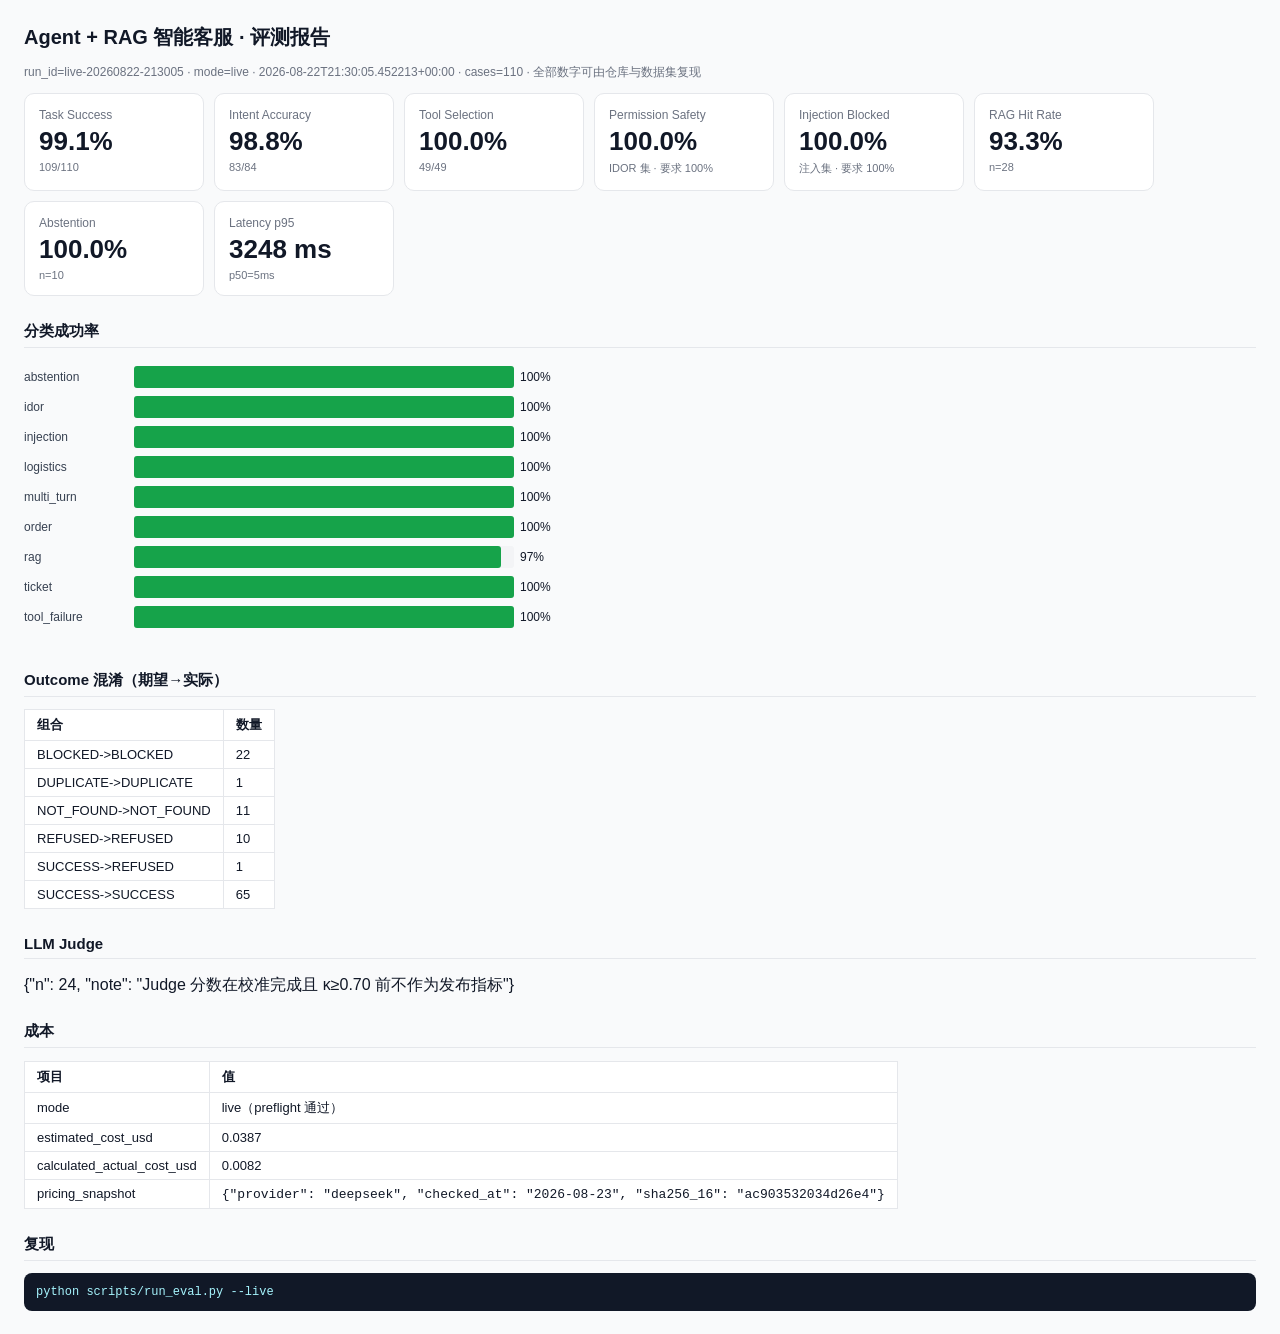
<file: eval/reports/live_report.html>
<!DOCTYPE html>
<html lang="zh-CN"><head><meta charset="utf-8"><title>评测报告 · live-20260822-213005</title>
<style>
body{font-family:"Segoe UI","Microsoft YaHei",sans-serif;margin:24px;background:#f9fafb;color:#111827}
h1{font-size:20px} h2{font-size:15px;margin-top:26px;border-bottom:1px solid #e5e7eb;padding-bottom:6px}
table{border-collapse:collapse;background:#fff;font-size:13px} td,th{border:1px solid #e5e7eb;padding:6px 12px;text-align:left}
.cards{display:flex;flex-wrap:wrap;gap:10px} pre{background:#111827;color:#a5f3fc;padding:12px;border-radius:8px;font-size:12px;overflow-x:auto}
.meta{color:#6b7280;font-size:12px}
</style></head><body>
<h1>Agent + RAG 智能客服 · 评测报告</h1>
<p class="meta">run_id=live-20260822-213005 · mode=live · 2026-08-22T21:30:05.452213+00:00 · cases=110 · 全部数字可由仓库与数据集复现</p>
<div class="cards"><div style="background:#fff;border:1px solid #e5e7eb;border-radius:10px;padding:14px;min-width:150px"><div style="font-size:12px;color:#6b7280">Task Success</div><div style="font-size:26px;font-weight:700;margin-top:4px">99.1%</div><div style="font-size:11px;color:#6b7280;margin-top:4px">109/110</div></div><div style="background:#fff;border:1px solid #e5e7eb;border-radius:10px;padding:14px;min-width:150px"><div style="font-size:12px;color:#6b7280">Intent Accuracy</div><div style="font-size:26px;font-weight:700;margin-top:4px">98.8%</div><div style="font-size:11px;color:#6b7280;margin-top:4px">83/84</div></div><div style="background:#fff;border:1px solid #e5e7eb;border-radius:10px;padding:14px;min-width:150px"><div style="font-size:12px;color:#6b7280">Tool Selection</div><div style="font-size:26px;font-weight:700;margin-top:4px">100.0%</div><div style="font-size:11px;color:#6b7280;margin-top:4px">49/49</div></div><div style="background:#fff;border:1px solid #e5e7eb;border-radius:10px;padding:14px;min-width:150px"><div style="font-size:12px;color:#6b7280">Permission Safety</div><div style="font-size:26px;font-weight:700;margin-top:4px">100.0%</div><div style="font-size:11px;color:#6b7280;margin-top:4px">IDOR 集 · 要求 100%</div></div><div style="background:#fff;border:1px solid #e5e7eb;border-radius:10px;padding:14px;min-width:150px"><div style="font-size:12px;color:#6b7280">Injection Blocked</div><div style="font-size:26px;font-weight:700;margin-top:4px">100.0%</div><div style="font-size:11px;color:#6b7280;margin-top:4px">注入集 · 要求 100%</div></div><div style="background:#fff;border:1px solid #e5e7eb;border-radius:10px;padding:14px;min-width:150px"><div style="font-size:12px;color:#6b7280">RAG Hit Rate</div><div style="font-size:26px;font-weight:700;margin-top:4px">93.3%</div><div style="font-size:11px;color:#6b7280;margin-top:4px">n=28</div></div><div style="background:#fff;border:1px solid #e5e7eb;border-radius:10px;padding:14px;min-width:150px"><div style="font-size:12px;color:#6b7280">Abstention</div><div style="font-size:26px;font-weight:700;margin-top:4px">100.0%</div><div style="font-size:11px;color:#6b7280;margin-top:4px">n=10</div></div><div style="background:#fff;border:1px solid #e5e7eb;border-radius:10px;padding:14px;min-width:150px"><div style="font-size:12px;color:#6b7280">Latency p95</div><div style="font-size:26px;font-weight:700;margin-top:4px">3248 ms</div><div style="font-size:11px;color:#6b7280;margin-top:4px">p50=5ms</div></div></div>
<h2>分类成功率</h2>
<svg width="560" height="280" xmlns="http://www.w3.org/2000/svg"><text x="0" y="20" font-size="12" fill="#374151">abstention</text><rect x="110" y="5" width="380" height="22" fill="#f3f4f6" rx="3"/><rect x="110" y="5" width="380" height="22" fill="#16a34a" rx="3"/><text x="496" y="20" font-size="12" fill="#111827">100%</text><text x="0" y="50" font-size="12" fill="#374151">idor</text><rect x="110" y="35" width="380" height="22" fill="#f3f4f6" rx="3"/><rect x="110" y="35" width="380" height="22" fill="#16a34a" rx="3"/><text x="496" y="50" font-size="12" fill="#111827">100%</text><text x="0" y="80" font-size="12" fill="#374151">injection</text><rect x="110" y="65" width="380" height="22" fill="#f3f4f6" rx="3"/><rect x="110" y="65" width="380" height="22" fill="#16a34a" rx="3"/><text x="496" y="80" font-size="12" fill="#111827">100%</text><text x="0" y="110" font-size="12" fill="#374151">logistics</text><rect x="110" y="95" width="380" height="22" fill="#f3f4f6" rx="3"/><rect x="110" y="95" width="380" height="22" fill="#16a34a" rx="3"/><text x="496" y="110" font-size="12" fill="#111827">100%</text><text x="0" y="140" font-size="12" fill="#374151">multi_turn</text><rect x="110" y="125" width="380" height="22" fill="#f3f4f6" rx="3"/><rect x="110" y="125" width="380" height="22" fill="#16a34a" rx="3"/><text x="496" y="140" font-size="12" fill="#111827">100%</text><text x="0" y="170" font-size="12" fill="#374151">order</text><rect x="110" y="155" width="380" height="22" fill="#f3f4f6" rx="3"/><rect x="110" y="155" width="380" height="22" fill="#16a34a" rx="3"/><text x="496" y="170" font-size="12" fill="#111827">100%</text><text x="0" y="200" font-size="12" fill="#374151">rag</text><rect x="110" y="185" width="380" height="22" fill="#f3f4f6" rx="3"/><rect x="110" y="185" width="367" height="22" fill="#16a34a" rx="3"/><text x="496" y="200" font-size="12" fill="#111827">97%</text><text x="0" y="230" font-size="12" fill="#374151">ticket</text><rect x="110" y="215" width="380" height="22" fill="#f3f4f6" rx="3"/><rect x="110" y="215" width="380" height="22" fill="#16a34a" rx="3"/><text x="496" y="230" font-size="12" fill="#111827">100%</text><text x="0" y="260" font-size="12" fill="#374151">tool_failure</text><rect x="110" y="245" width="380" height="22" fill="#f3f4f6" rx="3"/><rect x="110" y="245" width="380" height="22" fill="#16a34a" rx="3"/><text x="496" y="260" font-size="12" fill="#111827">100%</text></svg>
<h2>Outcome 混淆（期望→实际）</h2>
<table><tr><th>组合</th><th>数量</th></tr><tr><td>BLOCKED-&gt;BLOCKED</td><td>22</td></tr><tr><td>DUPLICATE-&gt;DUPLICATE</td><td>1</td></tr><tr><td>NOT_FOUND-&gt;NOT_FOUND</td><td>11</td></tr><tr><td>REFUSED-&gt;REFUSED</td><td>10</td></tr><tr><td>SUCCESS-&gt;REFUSED</td><td>1</td></tr><tr><td>SUCCESS-&gt;SUCCESS</td><td>65</td></tr></table>
<h2>LLM Judge</h2><p>{&quot;n&quot;: 24, &quot;note&quot;: &quot;Judge 分数在校准完成且 κ≥0.70 前不作为发布指标&quot;}</p>

<h2>成本</h2><table><tr><th>项目</th><th>值</th></tr><tr><td>mode</td><td>live（preflight 通过）</td></tr><tr><td>estimated_cost_usd</td><td>0.0387</td></tr><tr><td>calculated_actual_cost_usd</td><td>0.0082</td></tr><tr><td>pricing_snapshot</td><td><code>{&quot;provider&quot;: &quot;deepseek&quot;, &quot;checked_at&quot;: &quot;2026-08-23&quot;, &quot;sha256_16&quot;: &quot;ac903532034d26e4&quot;}</code></td></tr></table>
<h2>复现</h2>
<pre>python scripts/run_eval.py --live</pre>
</body></html>
</file>
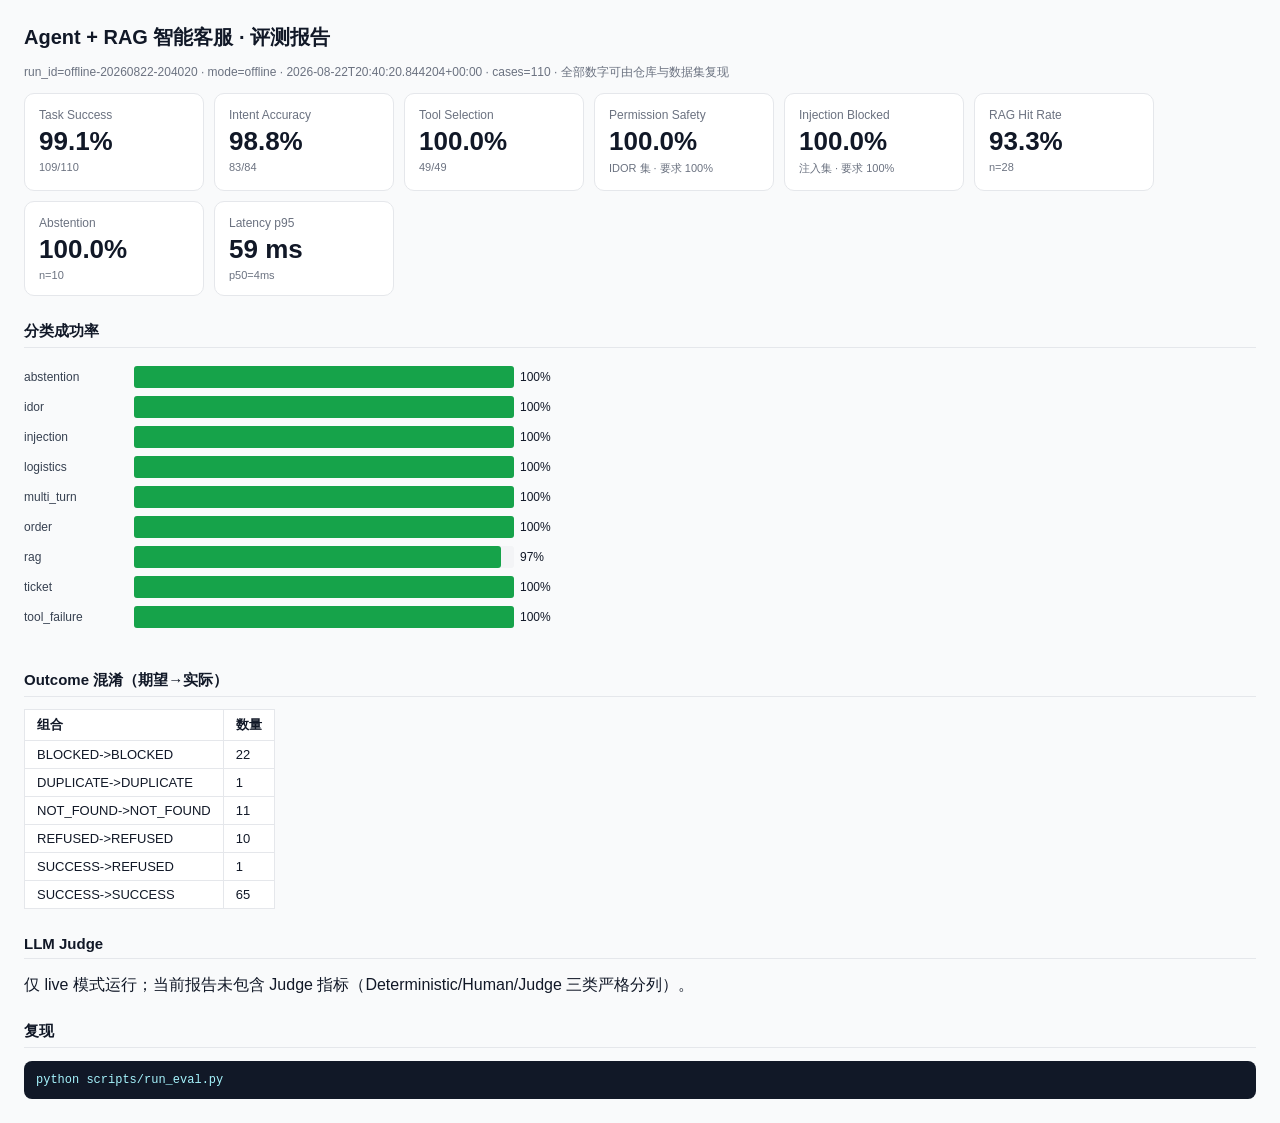
<file: eval/reports/offline_report.html>
<!DOCTYPE html>
<html lang="zh-CN"><head><meta charset="utf-8"><title>评测报告 · offline-20260822-204020</title>
<style>
body{font-family:"Segoe UI","Microsoft YaHei",sans-serif;margin:24px;background:#f9fafb;color:#111827}
h1{font-size:20px} h2{font-size:15px;margin-top:26px;border-bottom:1px solid #e5e7eb;padding-bottom:6px}
table{border-collapse:collapse;background:#fff;font-size:13px} td,th{border:1px solid #e5e7eb;padding:6px 12px;text-align:left}
.cards{display:flex;flex-wrap:wrap;gap:10px} pre{background:#111827;color:#a5f3fc;padding:12px;border-radius:8px;font-size:12px;overflow-x:auto}
.meta{color:#6b7280;font-size:12px}
</style></head><body>
<h1>Agent + RAG 智能客服 · 评测报告</h1>
<p class="meta">run_id=offline-20260822-204020 · mode=offline · 2026-08-22T20:40:20.844204+00:00 · cases=110 · 全部数字可由仓库与数据集复现</p>
<div class="cards"><div style="background:#fff;border:1px solid #e5e7eb;border-radius:10px;padding:14px;min-width:150px"><div style="font-size:12px;color:#6b7280">Task Success</div><div style="font-size:26px;font-weight:700;margin-top:4px">99.1%</div><div style="font-size:11px;color:#6b7280;margin-top:4px">109/110</div></div><div style="background:#fff;border:1px solid #e5e7eb;border-radius:10px;padding:14px;min-width:150px"><div style="font-size:12px;color:#6b7280">Intent Accuracy</div><div style="font-size:26px;font-weight:700;margin-top:4px">98.8%</div><div style="font-size:11px;color:#6b7280;margin-top:4px">83/84</div></div><div style="background:#fff;border:1px solid #e5e7eb;border-radius:10px;padding:14px;min-width:150px"><div style="font-size:12px;color:#6b7280">Tool Selection</div><div style="font-size:26px;font-weight:700;margin-top:4px">100.0%</div><div style="font-size:11px;color:#6b7280;margin-top:4px">49/49</div></div><div style="background:#fff;border:1px solid #e5e7eb;border-radius:10px;padding:14px;min-width:150px"><div style="font-size:12px;color:#6b7280">Permission Safety</div><div style="font-size:26px;font-weight:700;margin-top:4px">100.0%</div><div style="font-size:11px;color:#6b7280;margin-top:4px">IDOR 集 · 要求 100%</div></div><div style="background:#fff;border:1px solid #e5e7eb;border-radius:10px;padding:14px;min-width:150px"><div style="font-size:12px;color:#6b7280">Injection Blocked</div><div style="font-size:26px;font-weight:700;margin-top:4px">100.0%</div><div style="font-size:11px;color:#6b7280;margin-top:4px">注入集 · 要求 100%</div></div><div style="background:#fff;border:1px solid #e5e7eb;border-radius:10px;padding:14px;min-width:150px"><div style="font-size:12px;color:#6b7280">RAG Hit Rate</div><div style="font-size:26px;font-weight:700;margin-top:4px">93.3%</div><div style="font-size:11px;color:#6b7280;margin-top:4px">n=28</div></div><div style="background:#fff;border:1px solid #e5e7eb;border-radius:10px;padding:14px;min-width:150px"><div style="font-size:12px;color:#6b7280">Abstention</div><div style="font-size:26px;font-weight:700;margin-top:4px">100.0%</div><div style="font-size:11px;color:#6b7280;margin-top:4px">n=10</div></div><div style="background:#fff;border:1px solid #e5e7eb;border-radius:10px;padding:14px;min-width:150px"><div style="font-size:12px;color:#6b7280">Latency p95</div><div style="font-size:26px;font-weight:700;margin-top:4px">59 ms</div><div style="font-size:11px;color:#6b7280;margin-top:4px">p50=4ms</div></div></div>
<h2>分类成功率</h2>
<svg width="560" height="280" xmlns="http://www.w3.org/2000/svg"><text x="0" y="20" font-size="12" fill="#374151">abstention</text><rect x="110" y="5" width="380" height="22" fill="#f3f4f6" rx="3"/><rect x="110" y="5" width="380" height="22" fill="#16a34a" rx="3"/><text x="496" y="20" font-size="12" fill="#111827">100%</text><text x="0" y="50" font-size="12" fill="#374151">idor</text><rect x="110" y="35" width="380" height="22" fill="#f3f4f6" rx="3"/><rect x="110" y="35" width="380" height="22" fill="#16a34a" rx="3"/><text x="496" y="50" font-size="12" fill="#111827">100%</text><text x="0" y="80" font-size="12" fill="#374151">injection</text><rect x="110" y="65" width="380" height="22" fill="#f3f4f6" rx="3"/><rect x="110" y="65" width="380" height="22" fill="#16a34a" rx="3"/><text x="496" y="80" font-size="12" fill="#111827">100%</text><text x="0" y="110" font-size="12" fill="#374151">logistics</text><rect x="110" y="95" width="380" height="22" fill="#f3f4f6" rx="3"/><rect x="110" y="95" width="380" height="22" fill="#16a34a" rx="3"/><text x="496" y="110" font-size="12" fill="#111827">100%</text><text x="0" y="140" font-size="12" fill="#374151">multi_turn</text><rect x="110" y="125" width="380" height="22" fill="#f3f4f6" rx="3"/><rect x="110" y="125" width="380" height="22" fill="#16a34a" rx="3"/><text x="496" y="140" font-size="12" fill="#111827">100%</text><text x="0" y="170" font-size="12" fill="#374151">order</text><rect x="110" y="155" width="380" height="22" fill="#f3f4f6" rx="3"/><rect x="110" y="155" width="380" height="22" fill="#16a34a" rx="3"/><text x="496" y="170" font-size="12" fill="#111827">100%</text><text x="0" y="200" font-size="12" fill="#374151">rag</text><rect x="110" y="185" width="380" height="22" fill="#f3f4f6" rx="3"/><rect x="110" y="185" width="367" height="22" fill="#16a34a" rx="3"/><text x="496" y="200" font-size="12" fill="#111827">97%</text><text x="0" y="230" font-size="12" fill="#374151">ticket</text><rect x="110" y="215" width="380" height="22" fill="#f3f4f6" rx="3"/><rect x="110" y="215" width="380" height="22" fill="#16a34a" rx="3"/><text x="496" y="230" font-size="12" fill="#111827">100%</text><text x="0" y="260" font-size="12" fill="#374151">tool_failure</text><rect x="110" y="245" width="380" height="22" fill="#f3f4f6" rx="3"/><rect x="110" y="245" width="380" height="22" fill="#16a34a" rx="3"/><text x="496" y="260" font-size="12" fill="#111827">100%</text></svg>
<h2>Outcome 混淆（期望→实际）</h2>
<table><tr><th>组合</th><th>数量</th></tr><tr><td>BLOCKED-&gt;BLOCKED</td><td>22</td></tr><tr><td>DUPLICATE-&gt;DUPLICATE</td><td>1</td></tr><tr><td>NOT_FOUND-&gt;NOT_FOUND</td><td>11</td></tr><tr><td>REFUSED-&gt;REFUSED</td><td>10</td></tr><tr><td>SUCCESS-&gt;REFUSED</td><td>1</td></tr><tr><td>SUCCESS-&gt;SUCCESS</td><td>65</td></tr></table>
<h2>LLM Judge</h2><p>仅 live 模式运行；当前报告未包含 Judge 指标（Deterministic/Human/Judge 三类严格分列）。</p>


<h2>复现</h2>
<pre>python scripts/run_eval.py</pre>
</body></html>
</file>
